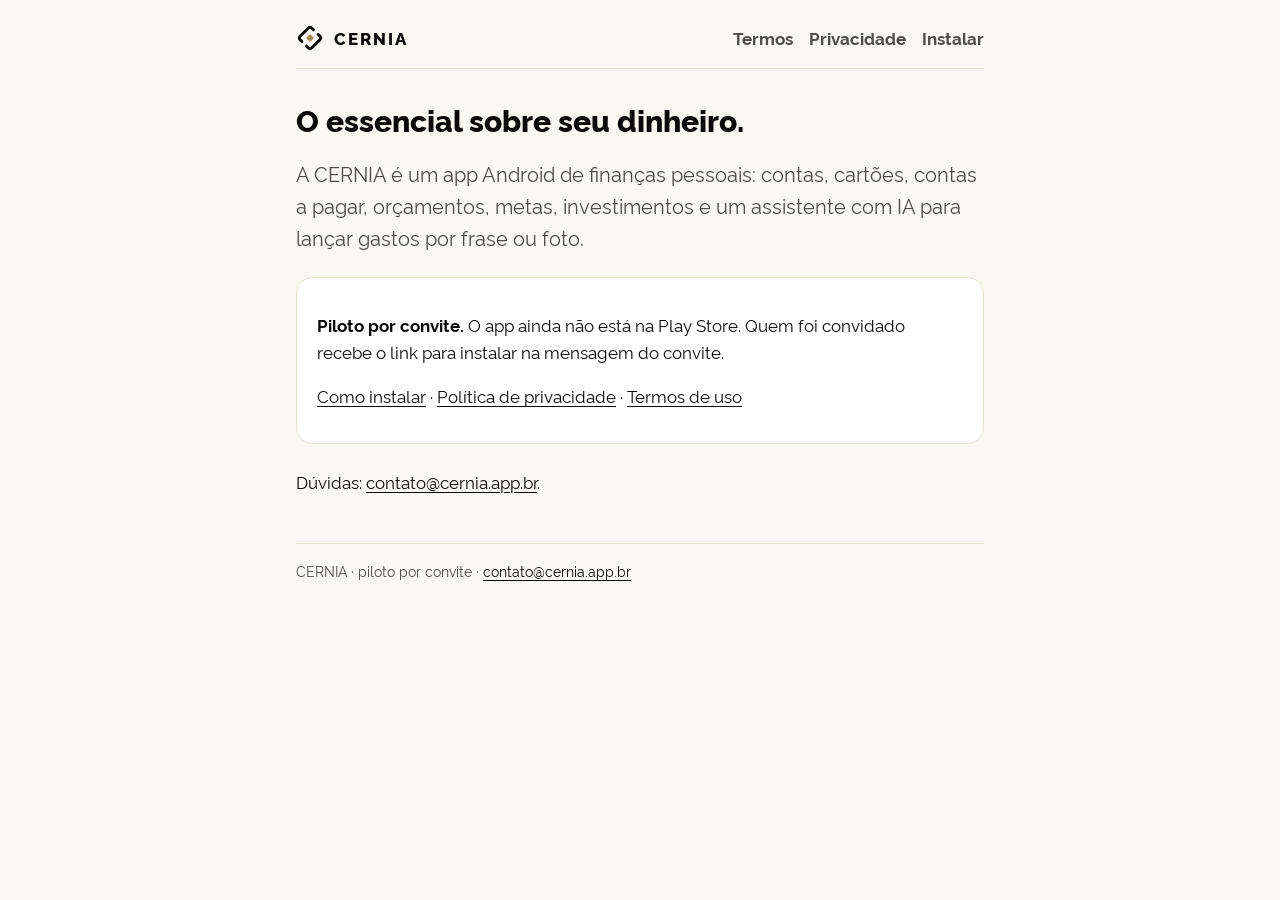
<file: index.html>
<!doctype html>
<html lang="pt-BR">
<head>
<meta charset="utf-8">
<meta name="viewport" content="width=device-width, initial-scale=1">
<title>CERNIA · O essencial sobre seu dinheiro</title>
<meta name="description" content="CERNIA: o essencial sobre seu dinheiro. App Android de finanças pessoais em piloto por convite.">
<link rel="icon" href="/favicon.svg" type="image/svg+xml">
<link rel="stylesheet" href="/site.css">
</head>
<body>
<div class="wrap">
<header><a class="brand" href="/" aria-label="CERNIA, início"><svg class="symbol" viewBox="0 0 24 24" aria-hidden="true"><path d="M5 15 L3.6 13.6 Q2 12 3.6 10.4 L10.4 3.6 Q12 2 13.6 3.6 L15 5" fill="none" stroke="currentColor" stroke-width="2.5" stroke-linecap="round" stroke-linejoin="round"/><path d="M19 9 L20.4 10.4 Q22 12 20.4 13.6 L13.6 20.4 Q12 22 10.4 20.4 L9 19" fill="none" stroke="currentColor" stroke-width="2.5" stroke-linecap="round" stroke-linejoin="round"/><rect x="9.6" y="9.6" width="4.8" height="4.8" rx="1.2" transform="rotate(45 12 12)" fill="#A08850"/></svg><span>CERNIA</span></a><nav aria-label="Páginas"><a href="/termos">Termos</a><a href="/privacidade">Privacidade</a><a href="/instalar">Instalar</a></nav></header>
<main>
<h1>O essencial sobre seu dinheiro.</h1>
<p class="lead">A CERNIA é um app Android de finanças pessoais: contas, cartões, contas a pagar, orçamentos, metas, investimentos e um assistente com IA para lançar gastos por frase ou foto.</p>
<div class="card"><p><strong>Piloto por convite.</strong> O app ainda não está na Play Store. Quem foi convidado recebe o link para instalar na mensagem do convite.</p>
<p><a href="/instalar">Como instalar</a> · <a href="/privacidade">Política de privacidade</a> · <a href="/termos">Termos de uso</a></p></div>
<p>Dúvidas: <a href="mailto:contato@cernia.app.br">contato@cernia.app.br</a>.</p>
</main>
<footer>CERNIA · piloto por convite · <a href="mailto:contato@cernia.app.br">contato@cernia.app.br</a></footer>
</div>
</body>
</html>
</file>
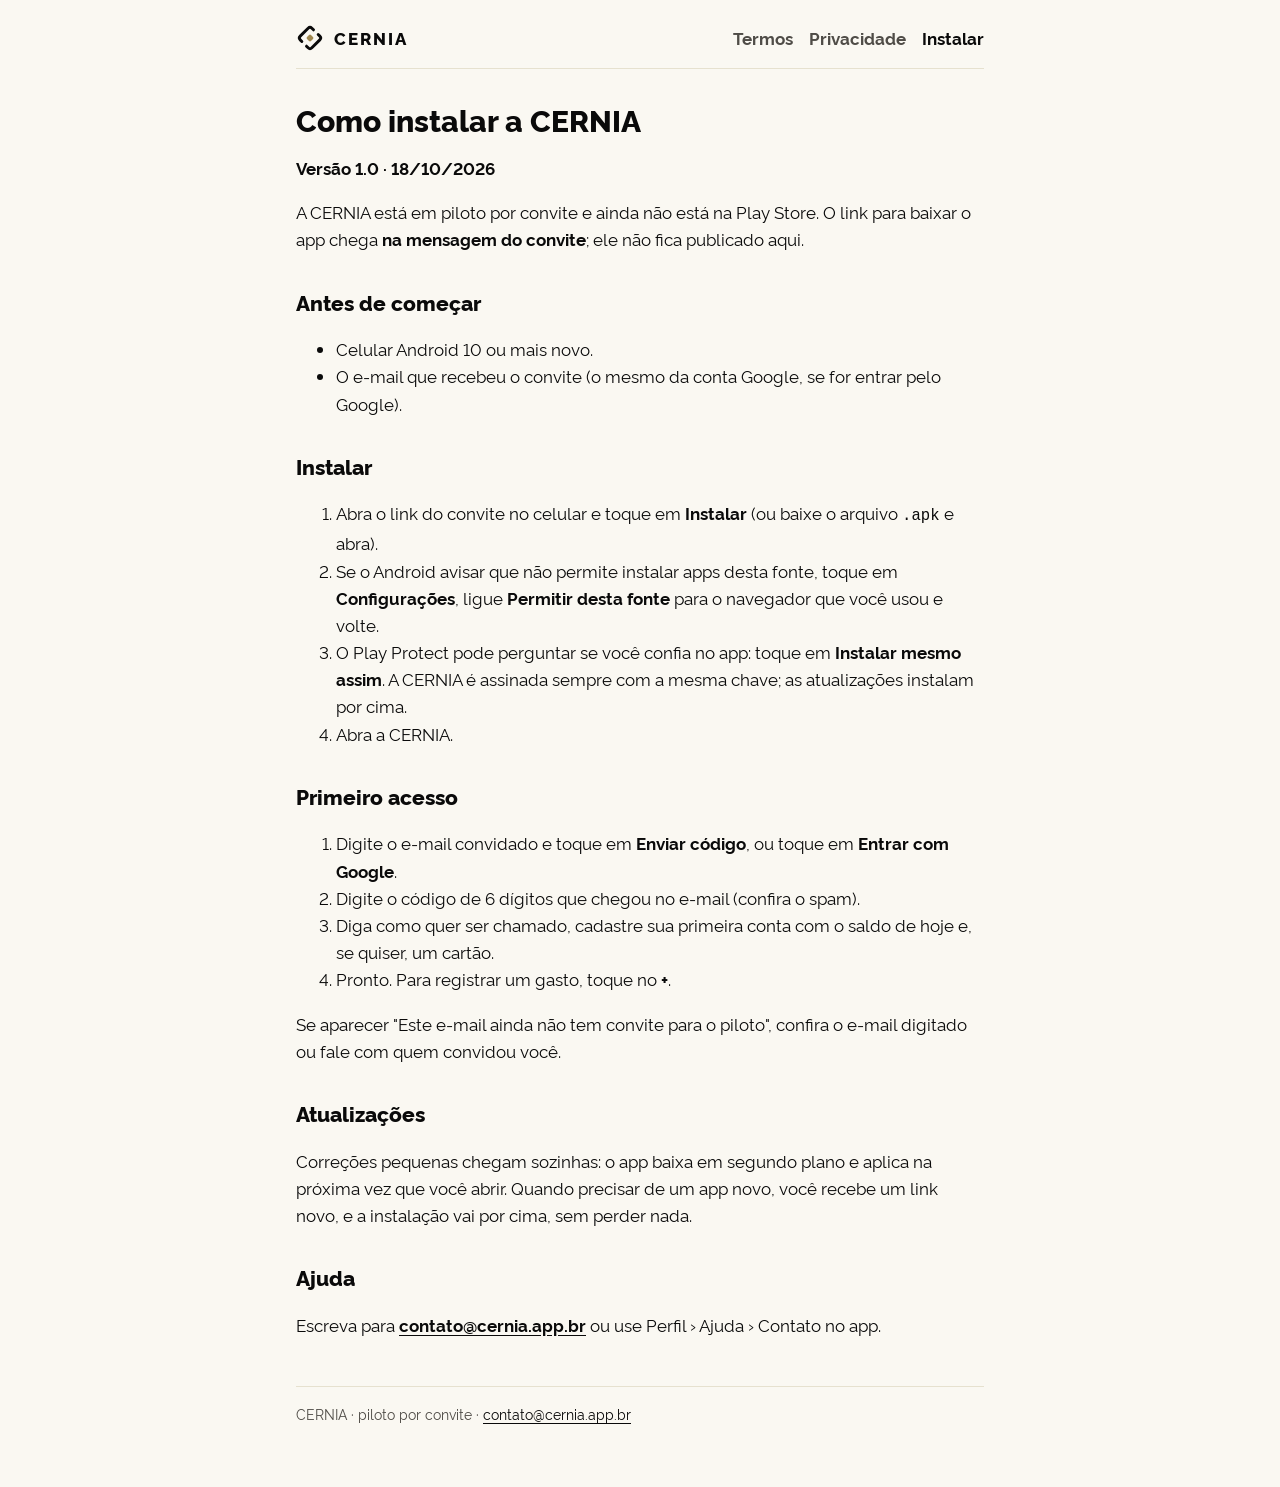
<file: instalar/index.html>
<!doctype html>
<html lang="pt-BR">
<head>
<meta charset="utf-8">
<meta name="viewport" content="width=device-width, initial-scale=1">
<title>Como instalar a CERNIA · CERNIA</title>
<meta name="description" content="CERNIA: o essencial sobre seu dinheiro. App Android de finanças pessoais em piloto por convite.">
<link rel="icon" href="/favicon.svg" type="image/svg+xml">
<link rel="stylesheet" href="/site.css">
</head>
<body>
<div class="wrap">
<header><a class="brand" href="/" aria-label="CERNIA, início"><svg class="symbol" viewBox="0 0 24 24" aria-hidden="true"><path d="M5 15 L3.6 13.6 Q2 12 3.6 10.4 L10.4 3.6 Q12 2 13.6 3.6 L15 5" fill="none" stroke="currentColor" stroke-width="2.5" stroke-linecap="round" stroke-linejoin="round"/><path d="M19 9 L20.4 10.4 Q22 12 20.4 13.6 L13.6 20.4 Q12 22 10.4 20.4 L9 19" fill="none" stroke="currentColor" stroke-width="2.5" stroke-linecap="round" stroke-linejoin="round"/><rect x="9.6" y="9.6" width="4.8" height="4.8" rx="1.2" transform="rotate(45 12 12)" fill="#A08850"/></svg><span>CERNIA</span></a><nav aria-label="Páginas"><a href="/termos">Termos</a><a href="/privacidade">Privacidade</a><a href="/instalar" aria-current="page">Instalar</a></nav></header>
<main>
<h1>Como instalar a CERNIA</h1>
<p><strong>Versão 1.0 · 18/10/2026</strong></p>
<p>A CERNIA está em piloto por convite e ainda não está na Play Store. O link para baixar o app chega <strong>na mensagem do convite</strong>; ele não fica publicado aqui.</p>
<h2 id="antes-de-comecar">Antes de começar</h2>
<ul><li>Celular Android 10 ou mais novo.</li><li>O e-mail que recebeu o convite (o mesmo da conta Google, se for entrar pelo Google).</li></ul>
<h2 id="instalar">Instalar</h2>
<ol><li>Abra o link do convite no celular e toque em <strong>Instalar</strong> (ou baixe o arquivo <code>.apk</code> e abra).</li><li>Se o Android avisar que não permite instalar apps desta fonte, toque em <strong>Configurações</strong>, ligue <strong>Permitir desta fonte</strong> para o navegador que você usou e volte.</li><li>O Play Protect pode perguntar se você confia no app: toque em <strong>Instalar mesmo assim</strong>. A CERNIA é assinada sempre com a mesma chave; as atualizações instalam por cima.</li><li>Abra a CERNIA.</li></ol>
<h2 id="primeiro-acesso">Primeiro acesso</h2>
<ol><li>Digite o e-mail convidado e toque em <strong>Enviar código</strong>, ou toque em <strong>Entrar com Google</strong>.</li><li>Digite o código de 6 dígitos que chegou no e-mail (confira o spam).</li><li>Diga como quer ser chamado, cadastre sua primeira conta com o saldo de hoje e, se quiser, um cartão.</li><li>Pronto. Para registrar um gasto, toque no <strong>+</strong>.</li></ol>
<p>Se aparecer &quot;Este e-mail ainda não tem convite para o piloto&quot;, confira o e-mail digitado ou fale com quem convidou você.</p>
<h2 id="atualizacoes">Atualizações</h2>
<p>Correções pequenas chegam sozinhas: o app baixa em segundo plano e aplica na próxima vez que você abrir. Quando precisar de um app novo, você recebe um link novo, e a instalação vai por cima, sem perder nada.</p>
<h2 id="ajuda">Ajuda</h2>
<p>Escreva para <strong><a href="mailto:contato@cernia.app.br">contato@cernia.app.br</a></strong> ou use Perfil › Ajuda › Contato no app.</p>
</main>
<footer>CERNIA · piloto por convite · <a href="mailto:contato@cernia.app.br">contato@cernia.app.br</a></footer>
</div>
</body>
</html>
</file>
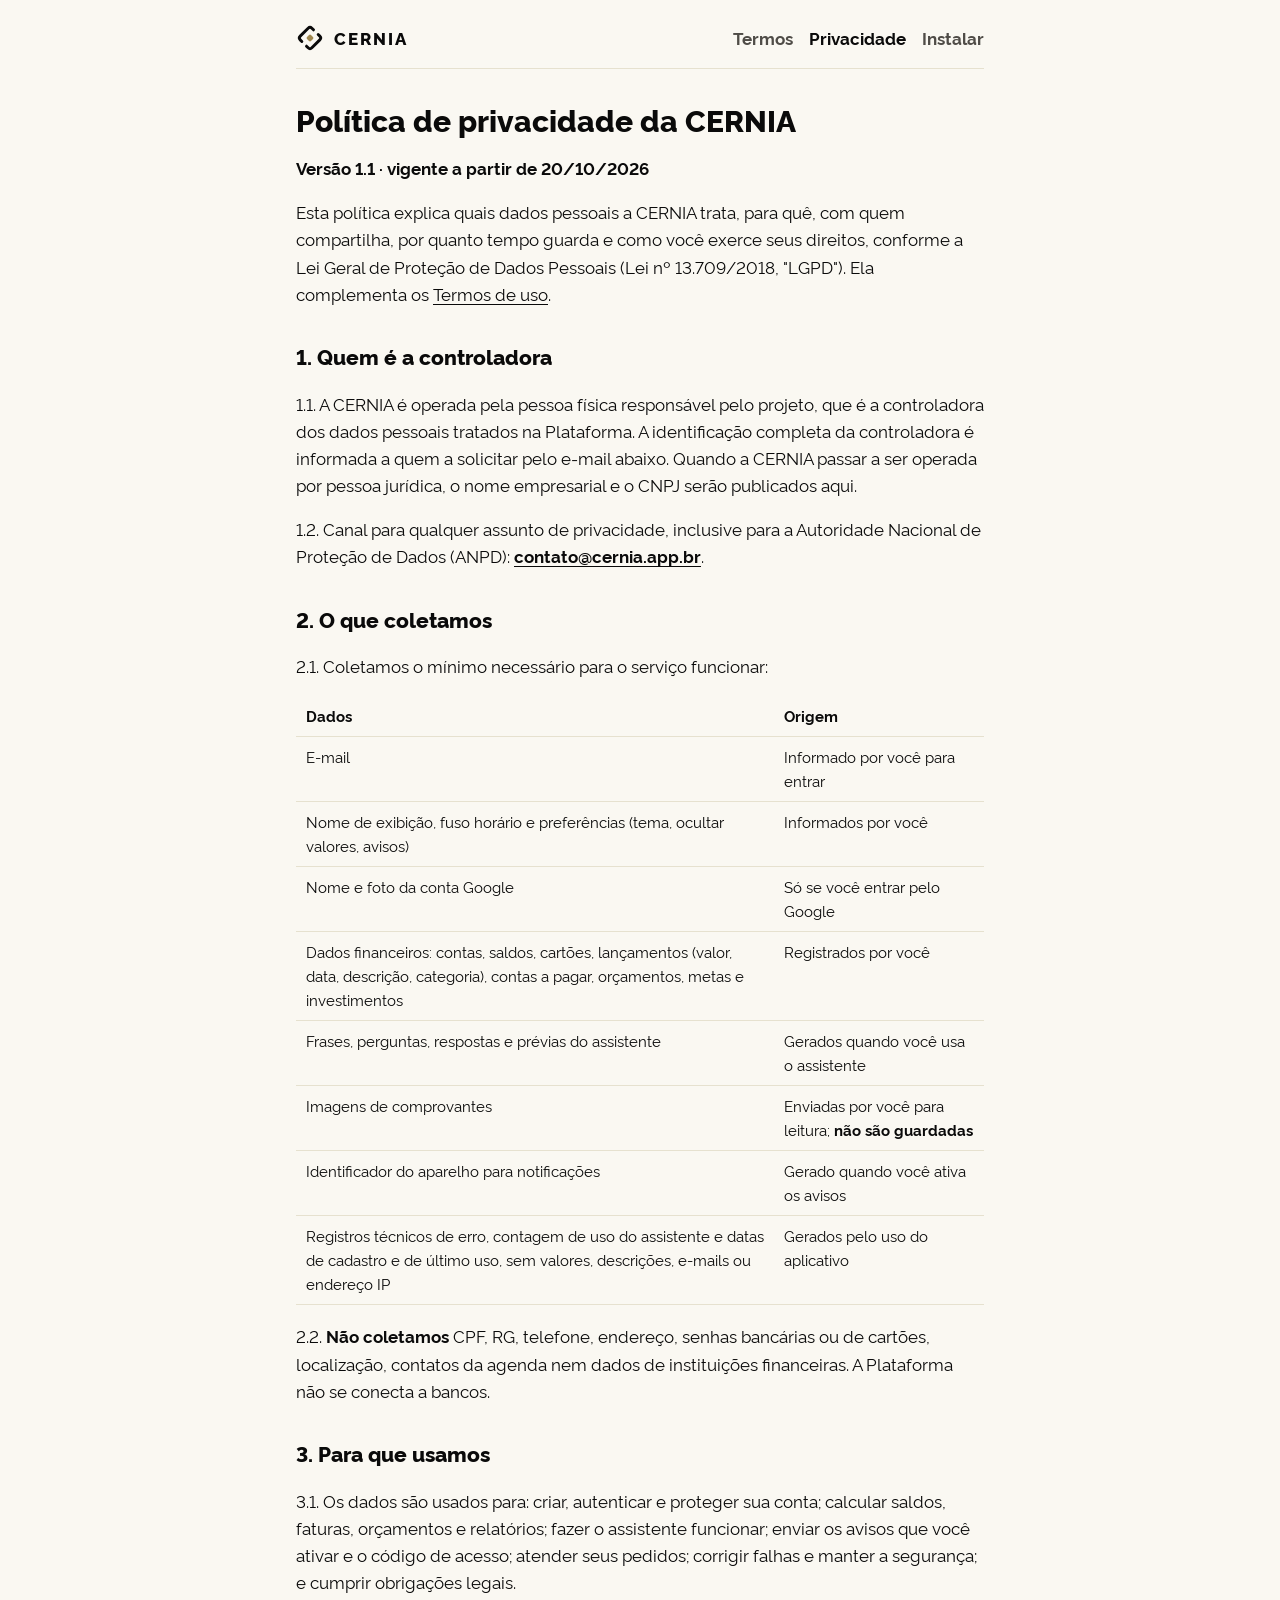
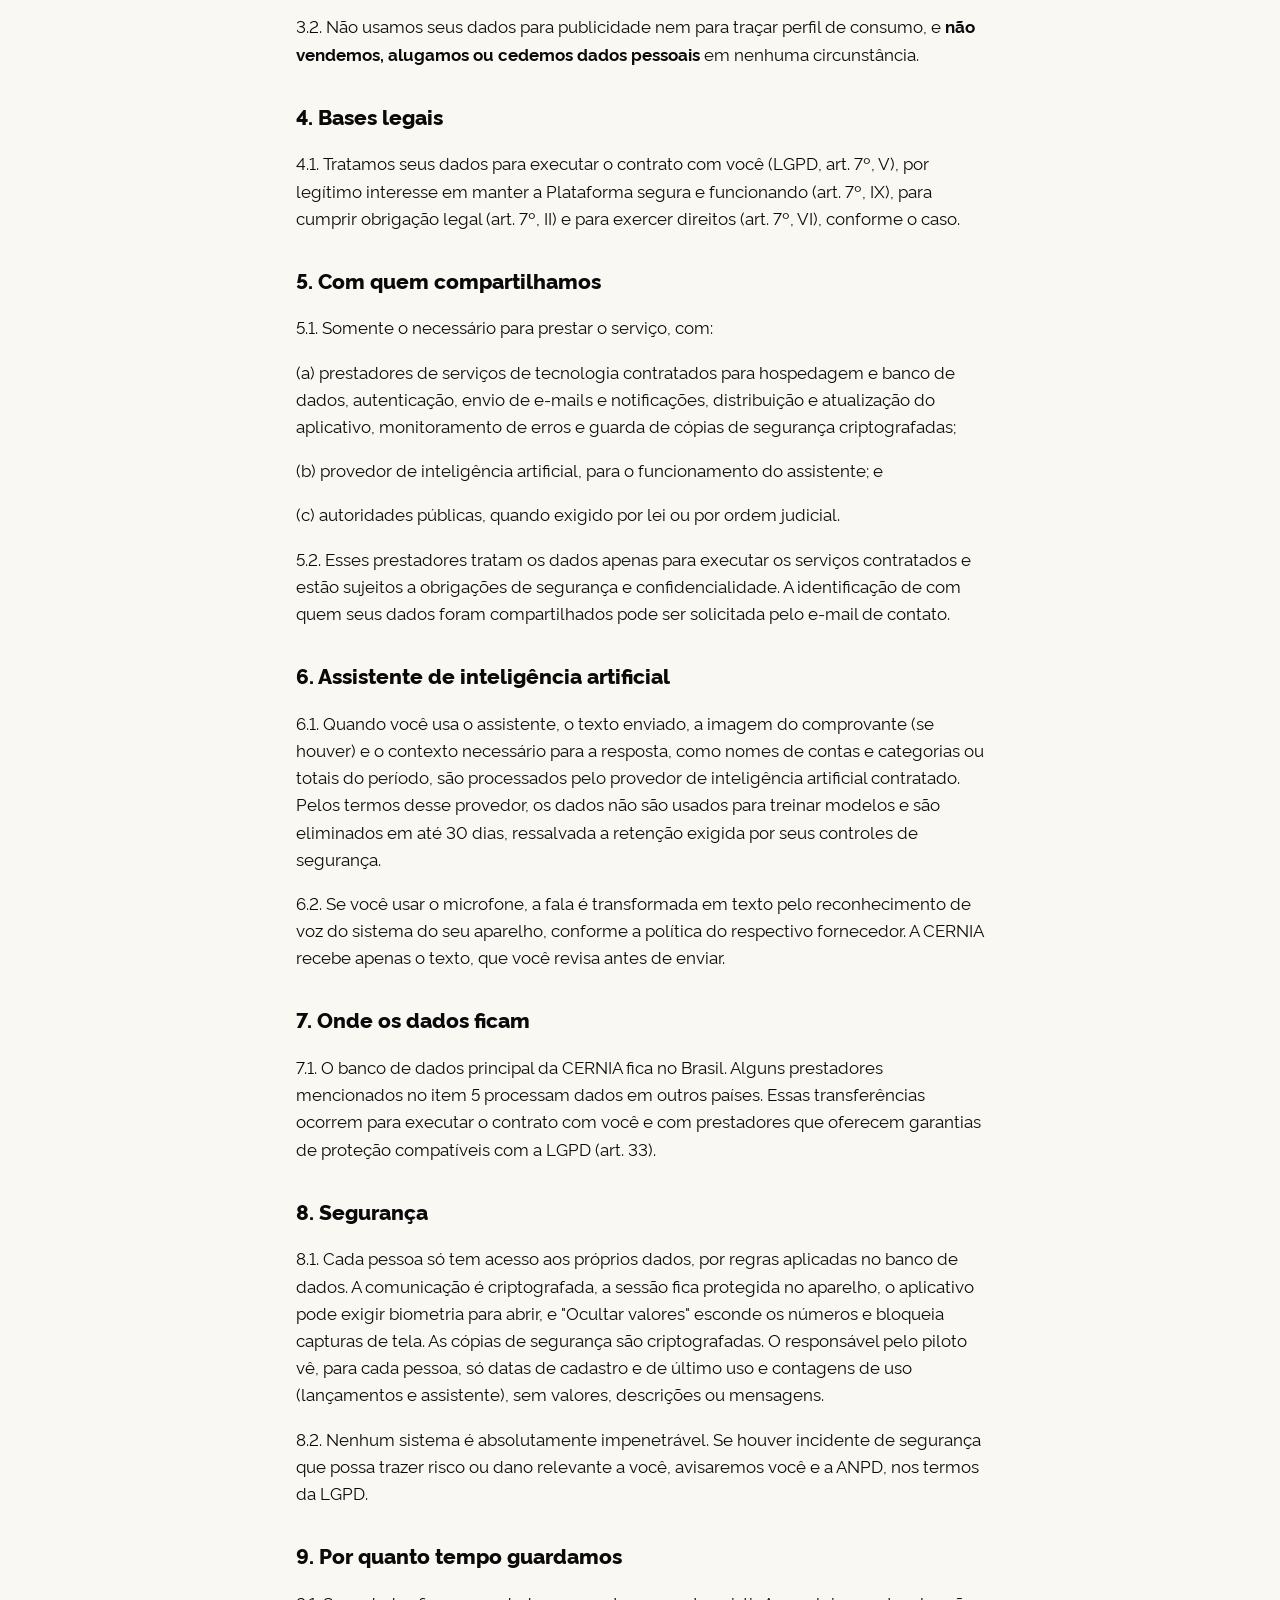
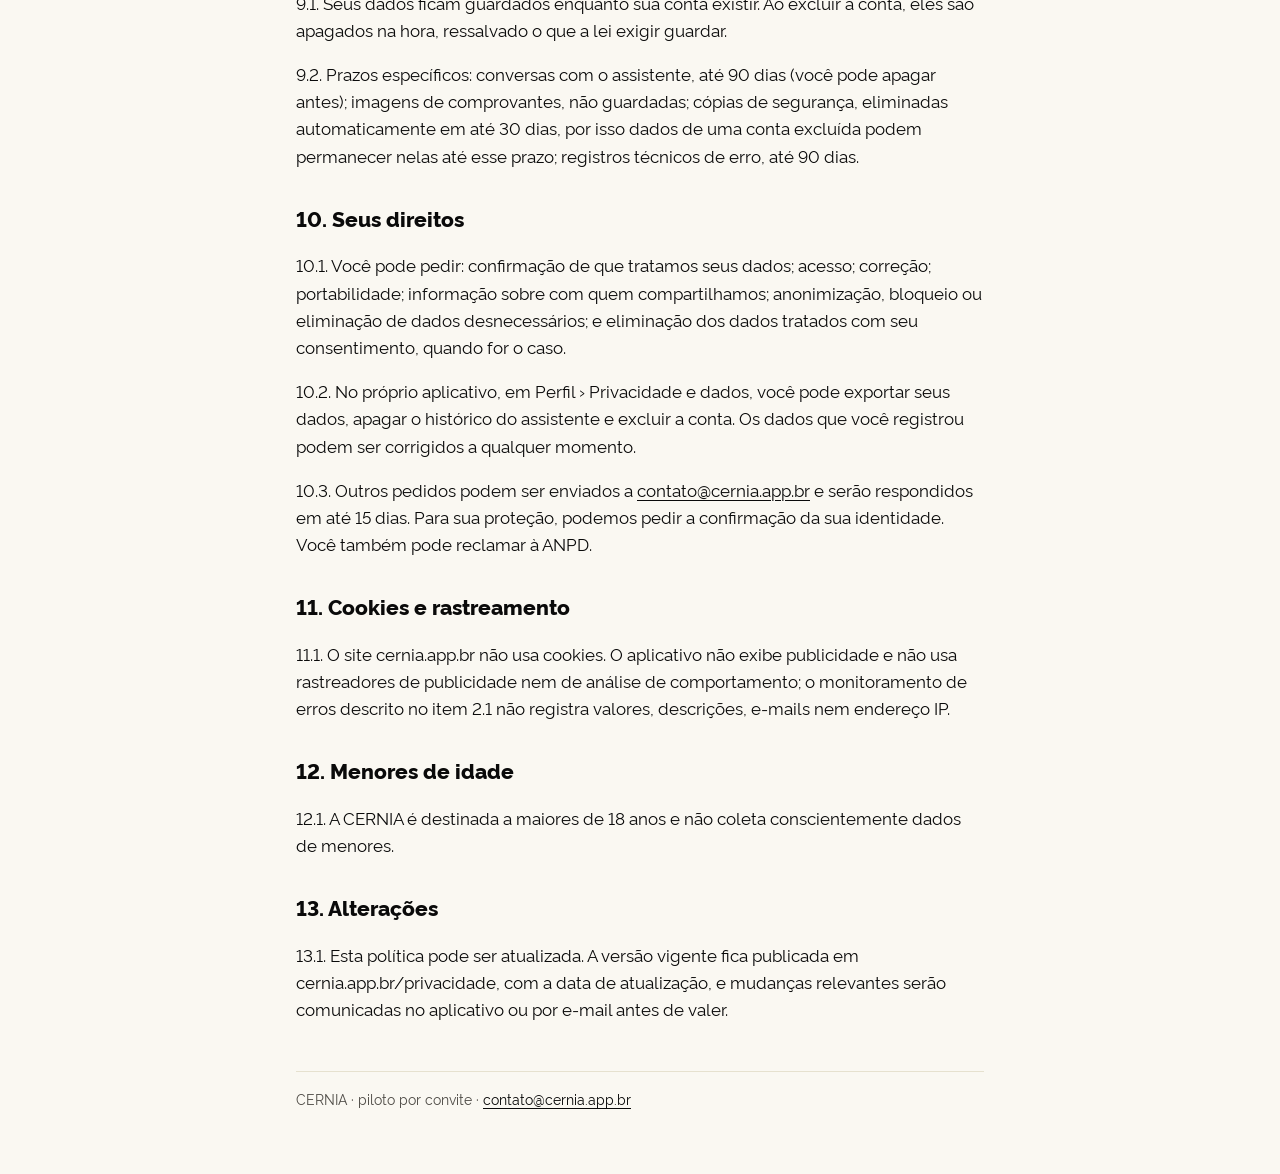
<file: privacidade/index.html>
<!doctype html>
<html lang="pt-BR">
<head>
<meta charset="utf-8">
<meta name="viewport" content="width=device-width, initial-scale=1">
<title>Política de privacidade da CERNIA · CERNIA</title>
<meta name="description" content="CERNIA: o essencial sobre seu dinheiro. App Android de finanças pessoais em piloto por convite.">
<link rel="icon" href="/favicon.svg" type="image/svg+xml">
<link rel="stylesheet" href="/site.css">
</head>
<body>
<div class="wrap">
<header><a class="brand" href="/" aria-label="CERNIA, início"><svg class="symbol" viewBox="0 0 24 24" aria-hidden="true"><path d="M5 15 L3.6 13.6 Q2 12 3.6 10.4 L10.4 3.6 Q12 2 13.6 3.6 L15 5" fill="none" stroke="currentColor" stroke-width="2.5" stroke-linecap="round" stroke-linejoin="round"/><path d="M19 9 L20.4 10.4 Q22 12 20.4 13.6 L13.6 20.4 Q12 22 10.4 20.4 L9 19" fill="none" stroke="currentColor" stroke-width="2.5" stroke-linecap="round" stroke-linejoin="round"/><rect x="9.6" y="9.6" width="4.8" height="4.8" rx="1.2" transform="rotate(45 12 12)" fill="#A08850"/></svg><span>CERNIA</span></a><nav aria-label="Páginas"><a href="/termos">Termos</a><a href="/privacidade" aria-current="page">Privacidade</a><a href="/instalar">Instalar</a></nav></header>
<main>
<h1>Política de privacidade da CERNIA</h1>
<p><strong>Versão 1.1 · vigente a partir de 20/10/2026</strong></p>
<p>Esta política explica quais dados pessoais a CERNIA trata, para quê, com quem compartilha, por quanto tempo guarda e como você exerce seus direitos, conforme a Lei Geral de Proteção de Dados Pessoais (Lei nº 13.709/2018, &quot;LGPD&quot;). Ela complementa os <a href="https://cernia.app.br/termos">Termos de uso</a>.</p>
<h2 id="quem-e-a-controladora">1. Quem é a controladora</h2>
<p>1.1. A CERNIA é operada pela pessoa física responsável pelo projeto, que é a controladora dos dados pessoais tratados na Plataforma. A identificação completa da controladora é informada a quem a solicitar pelo e-mail abaixo. Quando a CERNIA passar a ser operada por pessoa jurídica, o nome empresarial e o CNPJ serão publicados aqui.</p>
<p>1.2. Canal para qualquer assunto de privacidade, inclusive para a Autoridade Nacional de Proteção de Dados (ANPD): <strong><a href="mailto:contato@cernia.app.br">contato@cernia.app.br</a></strong>.</p>
<h2 id="o-que-coletamos">2. O que coletamos</h2>
<p>2.1. Coletamos o mínimo necessário para o serviço funcionar:</p>
<div class="table"><table><thead><tr><th>Dados</th><th>Origem</th></tr></thead><tbody><tr><td>E-mail</td><td>Informado por você para entrar</td></tr><tr><td>Nome de exibição, fuso horário e preferências (tema, ocultar valores, avisos)</td><td>Informados por você</td></tr><tr><td>Nome e foto da conta Google</td><td>Só se você entrar pelo Google</td></tr><tr><td>Dados financeiros: contas, saldos, cartões, lançamentos (valor, data, descrição, categoria), contas a pagar, orçamentos, metas e investimentos</td><td>Registrados por você</td></tr><tr><td>Frases, perguntas, respostas e prévias do assistente</td><td>Gerados quando você usa o assistente</td></tr><tr><td>Imagens de comprovantes</td><td>Enviadas por você para leitura; <strong>não são guardadas</strong></td></tr><tr><td>Identificador do aparelho para notificações</td><td>Gerado quando você ativa os avisos</td></tr><tr><td>Registros técnicos de erro, contagem de uso do assistente e datas de cadastro e de último uso, sem valores, descrições, e-mails ou endereço IP</td><td>Gerados pelo uso do aplicativo</td></tr></tbody></table></div>
<p>2.2. <strong>Não coletamos</strong> CPF, RG, telefone, endereço, senhas bancárias ou de cartões, localização, contatos da agenda nem dados de instituições financeiras. A Plataforma não se conecta a bancos.</p>
<h2 id="para-que-usamos">3. Para que usamos</h2>
<p>3.1. Os dados são usados para: criar, autenticar e proteger sua conta; calcular saldos, faturas, orçamentos e relatórios; fazer o assistente funcionar; enviar os avisos que você ativar e o código de acesso; atender seus pedidos; corrigir falhas e manter a segurança; e cumprir obrigações legais.</p>
<p>3.2. Não usamos seus dados para publicidade nem para traçar perfil de consumo, e <strong>não vendemos, alugamos ou cedemos dados pessoais</strong> em nenhuma circunstância.</p>
<h2 id="bases-legais">4. Bases legais</h2>
<p>4.1. Tratamos seus dados para executar o contrato com você (LGPD, art. 7º, V), por legítimo interesse em manter a Plataforma segura e funcionando (art. 7º, IX), para cumprir obrigação legal (art. 7º, II) e para exercer direitos (art. 7º, VI), conforme o caso.</p>
<h2 id="com-quem-compartilhamos">5. Com quem compartilhamos</h2>
<p>5.1. Somente o necessário para prestar o serviço, com:</p>
<p>(a) prestadores de serviços de tecnologia contratados para hospedagem e banco de dados, autenticação, envio de e-mails e notificações, distribuição e atualização do aplicativo, monitoramento de erros e guarda de cópias de segurança criptografadas;</p>
<p>(b) provedor de inteligência artificial, para o funcionamento do assistente; e</p>
<p>(c) autoridades públicas, quando exigido por lei ou por ordem judicial.</p>
<p>5.2. Esses prestadores tratam os dados apenas para executar os serviços contratados e estão sujeitos a obrigações de segurança e confidencialidade. A identificação de com quem seus dados foram compartilhados pode ser solicitada pelo e-mail de contato.</p>
<h2 id="assistente-de-inteligencia-artificial">6. Assistente de inteligência artificial</h2>
<p>6.1. Quando você usa o assistente, o texto enviado, a imagem do comprovante (se houver) e o contexto necessário para a resposta, como nomes de contas e categorias ou totais do período, são processados pelo provedor de inteligência artificial contratado. Pelos termos desse provedor, os dados não são usados para treinar modelos e são eliminados em até 30 dias, ressalvada a retenção exigida por seus controles de segurança.</p>
<p>6.2. Se você usar o microfone, a fala é transformada em texto pelo reconhecimento de voz do sistema do seu aparelho, conforme a política do respectivo fornecedor. A CERNIA recebe apenas o texto, que você revisa antes de enviar.</p>
<h2 id="onde-os-dados-ficam">7. Onde os dados ficam</h2>
<p>7.1. O banco de dados principal da CERNIA fica no Brasil. Alguns prestadores mencionados no item 5 processam dados em outros países. Essas transferências ocorrem para executar o contrato com você e com prestadores que oferecem garantias de proteção compatíveis com a LGPD (art. 33).</p>
<h2 id="seguranca">8. Segurança</h2>
<p>8.1. Cada pessoa só tem acesso aos próprios dados, por regras aplicadas no banco de dados. A comunicação é criptografada, a sessão fica protegida no aparelho, o aplicativo pode exigir biometria para abrir, e &quot;Ocultar valores&quot; esconde os números e bloqueia capturas de tela. As cópias de segurança são criptografadas. O responsável pelo piloto vê, para cada pessoa, só datas de cadastro e de último uso e contagens de uso (lançamentos e assistente), sem valores, descrições ou mensagens.</p>
<p>8.2. Nenhum sistema é absolutamente impenetrável. Se houver incidente de segurança que possa trazer risco ou dano relevante a você, avisaremos você e a ANPD, nos termos da LGPD.</p>
<h2 id="por-quanto-tempo-guardamos">9. Por quanto tempo guardamos</h2>
<p>9.1. Seus dados ficam guardados enquanto sua conta existir. Ao excluir a conta, eles são apagados na hora, ressalvado o que a lei exigir guardar.</p>
<p>9.2. Prazos específicos: conversas com o assistente, até 90 dias (você pode apagar antes); imagens de comprovantes, não guardadas; cópias de segurança, eliminadas automaticamente em até 30 dias, por isso dados de uma conta excluída podem permanecer nelas até esse prazo; registros técnicos de erro, até 90 dias.</p>
<h2 id="seus-direitos">10. Seus direitos</h2>
<p>10.1. Você pode pedir: confirmação de que tratamos seus dados; acesso; correção; portabilidade; informação sobre com quem compartilhamos; anonimização, bloqueio ou eliminação de dados desnecessários; e eliminação dos dados tratados com seu consentimento, quando for o caso.</p>
<p>10.2. No próprio aplicativo, em Perfil › Privacidade e dados, você pode exportar seus dados, apagar o histórico do assistente e excluir a conta. Os dados que você registrou podem ser corrigidos a qualquer momento.</p>
<p>10.3. Outros pedidos podem ser enviados a <a href="mailto:contato@cernia.app.br">contato@cernia.app.br</a> e serão respondidos em até 15 dias. Para sua proteção, podemos pedir a confirmação da sua identidade. Você também pode reclamar à ANPD.</p>
<h2 id="cookies-e-rastreamento">11. Cookies e rastreamento</h2>
<p>11.1. O site cernia.app.br não usa cookies. O aplicativo não exibe publicidade e não usa rastreadores de publicidade nem de análise de comportamento; o monitoramento de erros descrito no item 2.1 não registra valores, descrições, e-mails nem endereço IP.</p>
<h2 id="menores-de-idade">12. Menores de idade</h2>
<p>12.1. A CERNIA é destinada a maiores de 18 anos e não coleta conscientemente dados de menores.</p>
<h2 id="alteracoes">13. Alterações</h2>
<p>13.1. Esta política pode ser atualizada. A versão vigente fica publicada em cernia.app.br/privacidade, com a data de atualização, e mudanças relevantes serão comunicadas no aplicativo ou por e-mail antes de valer.</p>
</main>
<footer>CERNIA · piloto por convite · <a href="mailto:contato@cernia.app.br">contato@cernia.app.br</a></footer>
</div>
</body>
</html>
</file>
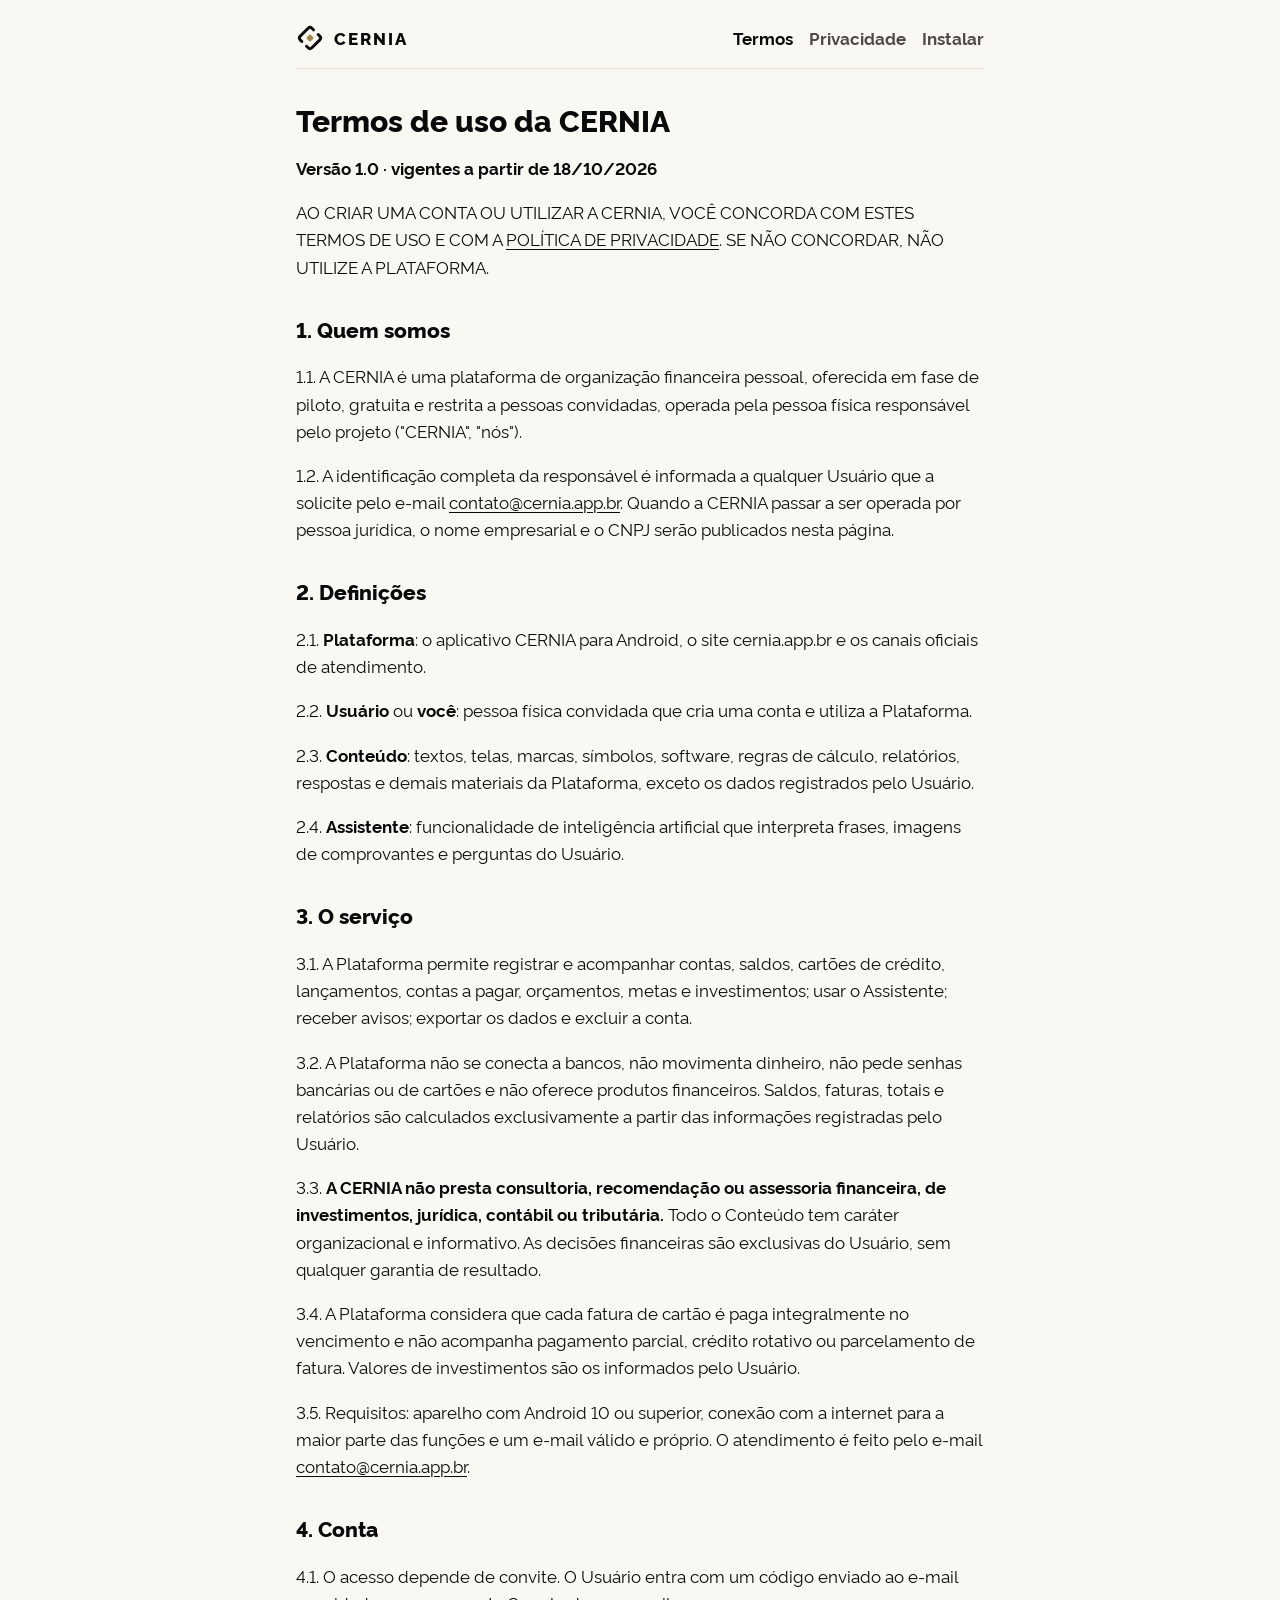
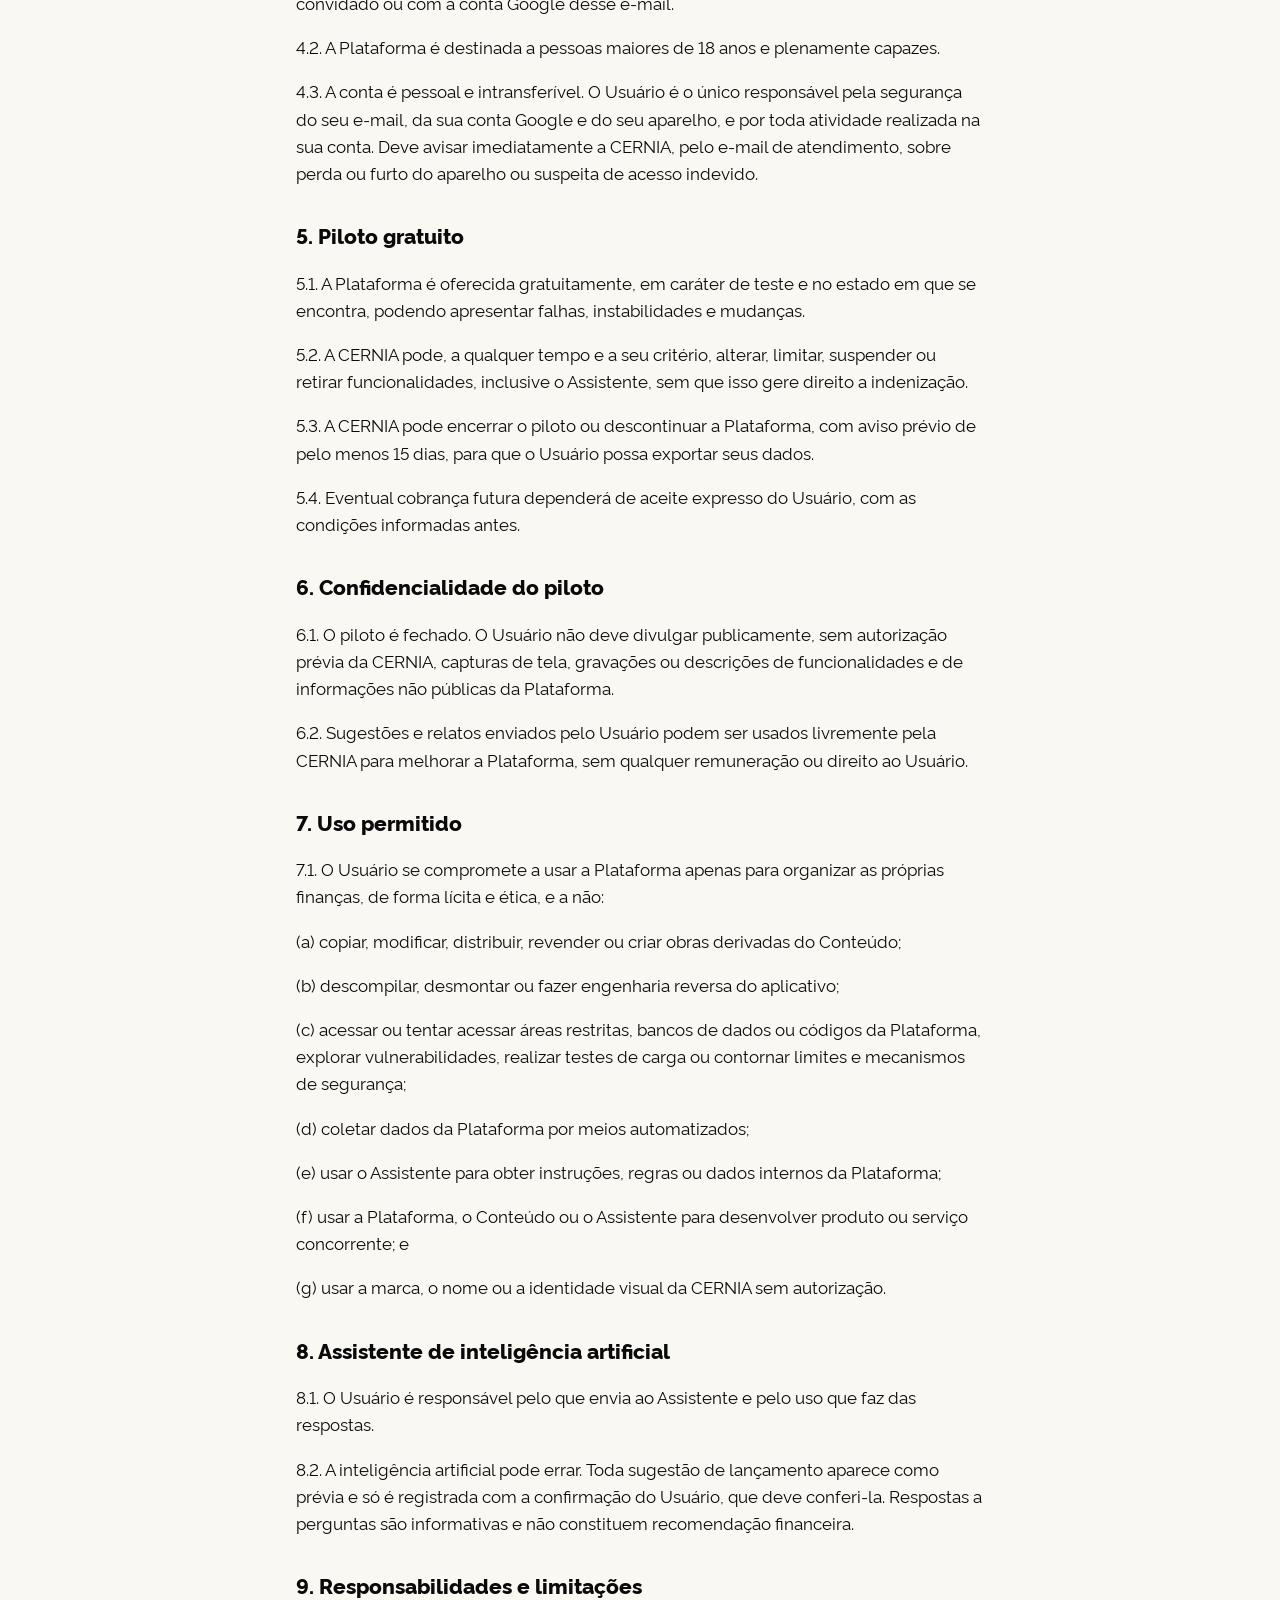
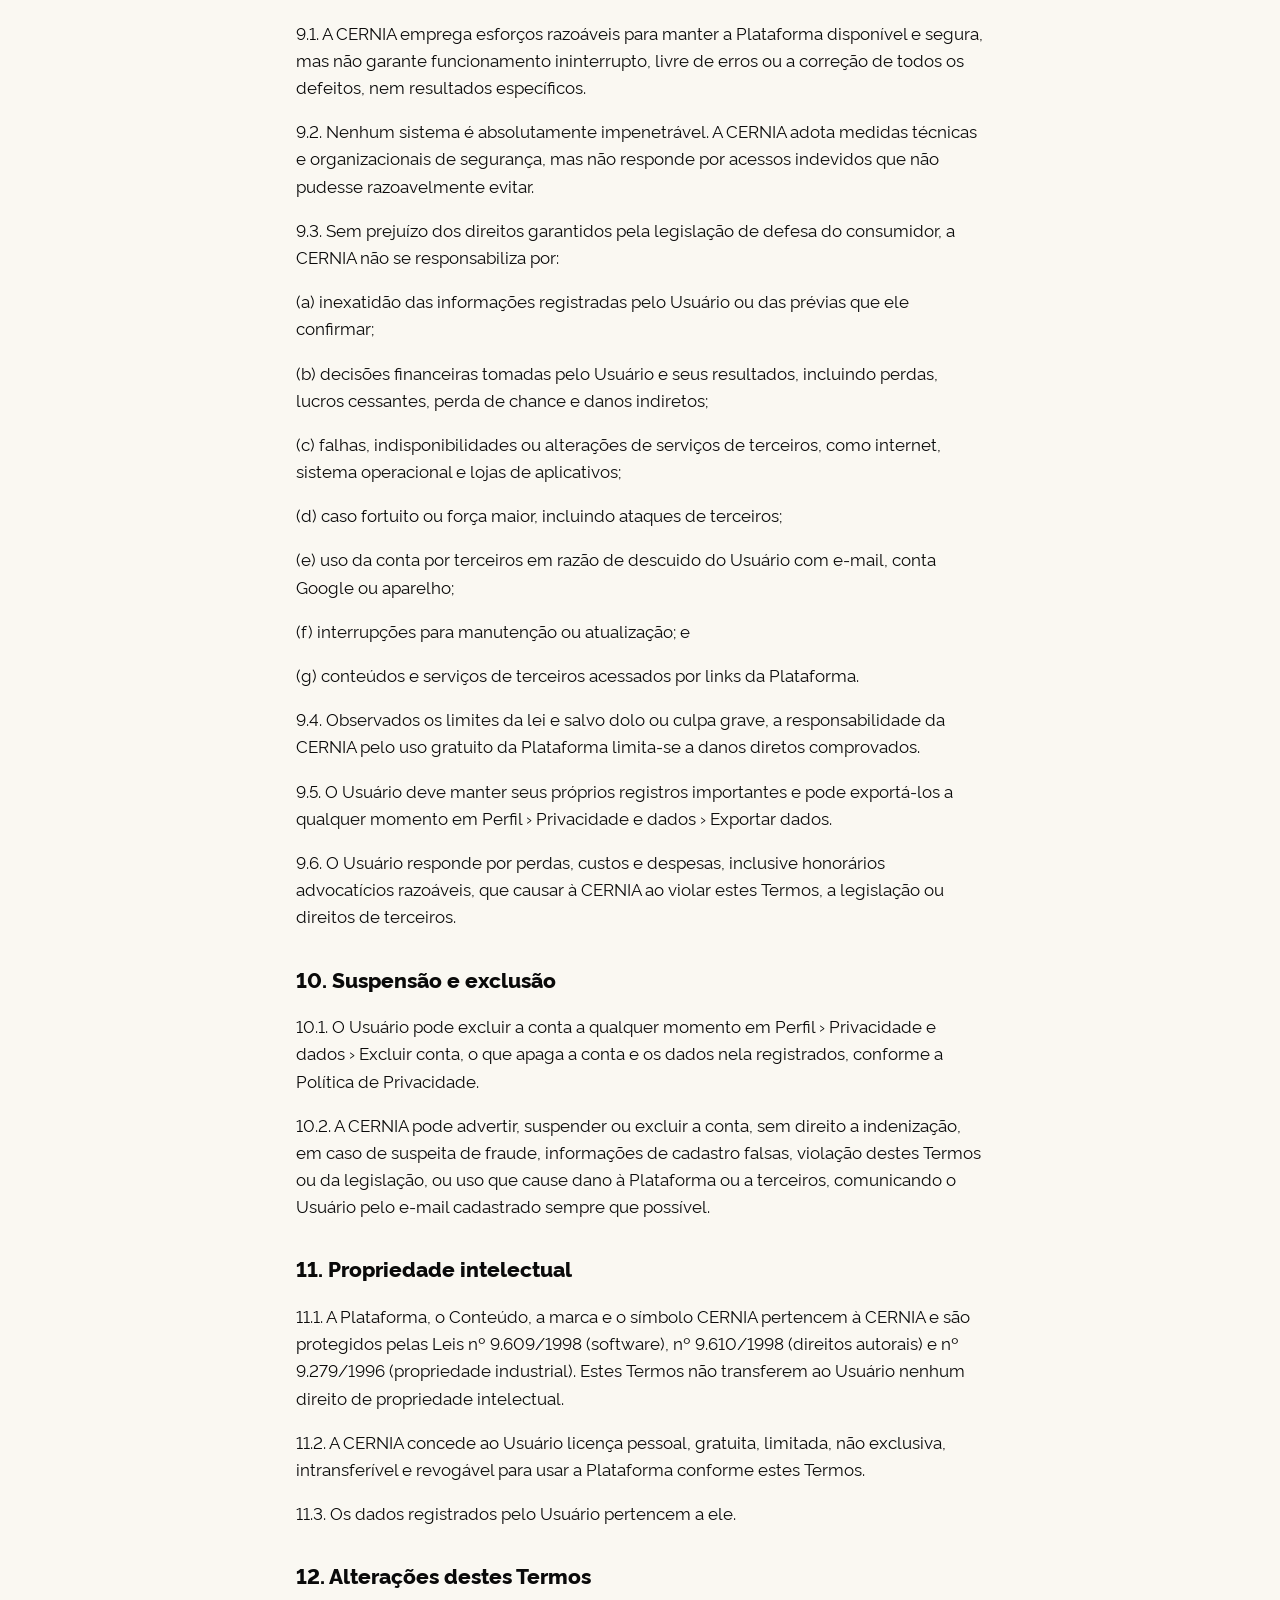
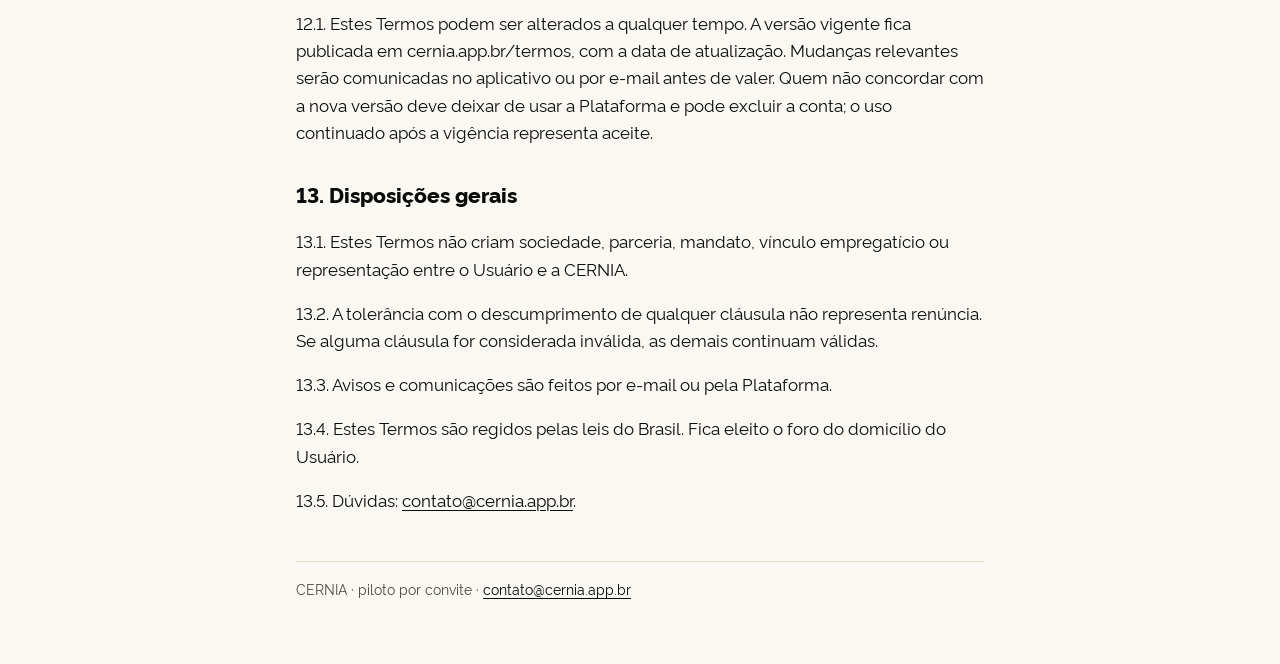
<file: termos/index.html>
<!doctype html>
<html lang="pt-BR">
<head>
<meta charset="utf-8">
<meta name="viewport" content="width=device-width, initial-scale=1">
<title>Termos de uso da CERNIA · CERNIA</title>
<meta name="description" content="CERNIA: o essencial sobre seu dinheiro. App Android de finanças pessoais em piloto por convite.">
<link rel="icon" href="/favicon.svg" type="image/svg+xml">
<link rel="stylesheet" href="/site.css">
</head>
<body>
<div class="wrap">
<header><a class="brand" href="/" aria-label="CERNIA, início"><svg class="symbol" viewBox="0 0 24 24" aria-hidden="true"><path d="M5 15 L3.6 13.6 Q2 12 3.6 10.4 L10.4 3.6 Q12 2 13.6 3.6 L15 5" fill="none" stroke="currentColor" stroke-width="2.5" stroke-linecap="round" stroke-linejoin="round"/><path d="M19 9 L20.4 10.4 Q22 12 20.4 13.6 L13.6 20.4 Q12 22 10.4 20.4 L9 19" fill="none" stroke="currentColor" stroke-width="2.5" stroke-linecap="round" stroke-linejoin="round"/><rect x="9.6" y="9.6" width="4.8" height="4.8" rx="1.2" transform="rotate(45 12 12)" fill="#A08850"/></svg><span>CERNIA</span></a><nav aria-label="Páginas"><a href="/termos" aria-current="page">Termos</a><a href="/privacidade">Privacidade</a><a href="/instalar">Instalar</a></nav></header>
<main>
<h1>Termos de uso da CERNIA</h1>
<p><strong>Versão 1.0 · vigentes a partir de 18/10/2026</strong></p>
<p>AO CRIAR UMA CONTA OU UTILIZAR A CERNIA, VOCÊ CONCORDA COM ESTES TERMOS DE USO E COM A <a href="https://cernia.app.br/privacidade">POLÍTICA DE PRIVACIDADE</a>. SE NÃO CONCORDAR, NÃO UTILIZE A PLATAFORMA.</p>
<h2 id="quem-somos">1. Quem somos</h2>
<p>1.1. A CERNIA é uma plataforma de organização financeira pessoal, oferecida em fase de piloto, gratuita e restrita a pessoas convidadas, operada pela pessoa física responsável pelo projeto (&quot;CERNIA&quot;, &quot;nós&quot;).</p>
<p>1.2. A identificação completa da responsável é informada a qualquer Usuário que a solicite pelo e-mail <a href="mailto:contato@cernia.app.br">contato@cernia.app.br</a>. Quando a CERNIA passar a ser operada por pessoa jurídica, o nome empresarial e o CNPJ serão publicados nesta página.</p>
<h2 id="definicoes">2. Definições</h2>
<p>2.1. <strong>Plataforma</strong>: o aplicativo CERNIA para Android, o site cernia.app.br e os canais oficiais de atendimento.</p>
<p>2.2. <strong>Usuário</strong> ou <strong>você</strong>: pessoa física convidada que cria uma conta e utiliza a Plataforma.</p>
<p>2.3. <strong>Conteúdo</strong>: textos, telas, marcas, símbolos, software, regras de cálculo, relatórios, respostas e demais materiais da Plataforma, exceto os dados registrados pelo Usuário.</p>
<p>2.4. <strong>Assistente</strong>: funcionalidade de inteligência artificial que interpreta frases, imagens de comprovantes e perguntas do Usuário.</p>
<h2 id="o-servico">3. O serviço</h2>
<p>3.1. A Plataforma permite registrar e acompanhar contas, saldos, cartões de crédito, lançamentos, contas a pagar, orçamentos, metas e investimentos; usar o Assistente; receber avisos; exportar os dados e excluir a conta.</p>
<p>3.2. A Plataforma não se conecta a bancos, não movimenta dinheiro, não pede senhas bancárias ou de cartões e não oferece produtos financeiros. Saldos, faturas, totais e relatórios são calculados exclusivamente a partir das informações registradas pelo Usuário.</p>
<p>3.3. <strong>A CERNIA não presta consultoria, recomendação ou assessoria financeira, de investimentos, jurídica, contábil ou tributária.</strong> Todo o Conteúdo tem caráter organizacional e informativo. As decisões financeiras são exclusivas do Usuário, sem qualquer garantia de resultado.</p>
<p>3.4. A Plataforma considera que cada fatura de cartão é paga integralmente no vencimento e não acompanha pagamento parcial, crédito rotativo ou parcelamento de fatura. Valores de investimentos são os informados pelo Usuário.</p>
<p>3.5. Requisitos: aparelho com Android 10 ou superior, conexão com a internet para a maior parte das funções e um e-mail válido e próprio. O atendimento é feito pelo e-mail <a href="mailto:contato@cernia.app.br">contato@cernia.app.br</a>.</p>
<h2 id="conta">4. Conta</h2>
<p>4.1. O acesso depende de convite. O Usuário entra com um código enviado ao e-mail convidado ou com a conta Google desse e-mail.</p>
<p>4.2. A Plataforma é destinada a pessoas maiores de 18 anos e plenamente capazes.</p>
<p>4.3. A conta é pessoal e intransferível. O Usuário é o único responsável pela segurança do seu e-mail, da sua conta Google e do seu aparelho, e por toda atividade realizada na sua conta. Deve avisar imediatamente a CERNIA, pelo e-mail de atendimento, sobre perda ou furto do aparelho ou suspeita de acesso indevido.</p>
<h2 id="piloto-gratuito">5. Piloto gratuito</h2>
<p>5.1. A Plataforma é oferecida gratuitamente, em caráter de teste e no estado em que se encontra, podendo apresentar falhas, instabilidades e mudanças.</p>
<p>5.2. A CERNIA pode, a qualquer tempo e a seu critério, alterar, limitar, suspender ou retirar funcionalidades, inclusive o Assistente, sem que isso gere direito a indenização.</p>
<p>5.3. A CERNIA pode encerrar o piloto ou descontinuar a Plataforma, com aviso prévio de pelo menos 15 dias, para que o Usuário possa exportar seus dados.</p>
<p>5.4. Eventual cobrança futura dependerá de aceite expresso do Usuário, com as condições informadas antes.</p>
<h2 id="confidencialidade-do-piloto">6. Confidencialidade do piloto</h2>
<p>6.1. O piloto é fechado. O Usuário não deve divulgar publicamente, sem autorização prévia da CERNIA, capturas de tela, gravações ou descrições de funcionalidades e de informações não públicas da Plataforma.</p>
<p>6.2. Sugestões e relatos enviados pelo Usuário podem ser usados livremente pela CERNIA para melhorar a Plataforma, sem qualquer remuneração ou direito ao Usuário.</p>
<h2 id="uso-permitido">7. Uso permitido</h2>
<p>7.1. O Usuário se compromete a usar a Plataforma apenas para organizar as próprias finanças, de forma lícita e ética, e a não:</p>
<p>(a) copiar, modificar, distribuir, revender ou criar obras derivadas do Conteúdo;</p>
<p>(b) descompilar, desmontar ou fazer engenharia reversa do aplicativo;</p>
<p>(c) acessar ou tentar acessar áreas restritas, bancos de dados ou códigos da Plataforma, explorar vulnerabilidades, realizar testes de carga ou contornar limites e mecanismos de segurança;</p>
<p>(d) coletar dados da Plataforma por meios automatizados;</p>
<p>(e) usar o Assistente para obter instruções, regras ou dados internos da Plataforma;</p>
<p>(f) usar a Plataforma, o Conteúdo ou o Assistente para desenvolver produto ou serviço concorrente; e</p>
<p>(g) usar a marca, o nome ou a identidade visual da CERNIA sem autorização.</p>
<h2 id="assistente-de-inteligencia-artificial">8. Assistente de inteligência artificial</h2>
<p>8.1. O Usuário é responsável pelo que envia ao Assistente e pelo uso que faz das respostas.</p>
<p>8.2. A inteligência artificial pode errar. Toda sugestão de lançamento aparece como prévia e só é registrada com a confirmação do Usuário, que deve conferi-la. Respostas a perguntas são informativas e não constituem recomendação financeira.</p>
<h2 id="responsabilidades-e-limitacoes">9. Responsabilidades e limitações</h2>
<p>9.1. A CERNIA emprega esforços razoáveis para manter a Plataforma disponível e segura, mas não garante funcionamento ininterrupto, livre de erros ou a correção de todos os defeitos, nem resultados específicos.</p>
<p>9.2. Nenhum sistema é absolutamente impenetrável. A CERNIA adota medidas técnicas e organizacionais de segurança, mas não responde por acessos indevidos que não pudesse razoavelmente evitar.</p>
<p>9.3. Sem prejuízo dos direitos garantidos pela legislação de defesa do consumidor, a CERNIA não se responsabiliza por:</p>
<p>(a) inexatidão das informações registradas pelo Usuário ou das prévias que ele confirmar;</p>
<p>(b) decisões financeiras tomadas pelo Usuário e seus resultados, incluindo perdas, lucros cessantes, perda de chance e danos indiretos;</p>
<p>(c) falhas, indisponibilidades ou alterações de serviços de terceiros, como internet, sistema operacional e lojas de aplicativos;</p>
<p>(d) caso fortuito ou força maior, incluindo ataques de terceiros;</p>
<p>(e) uso da conta por terceiros em razão de descuido do Usuário com e-mail, conta Google ou aparelho;</p>
<p>(f) interrupções para manutenção ou atualização; e</p>
<p>(g) conteúdos e serviços de terceiros acessados por links da Plataforma.</p>
<p>9.4. Observados os limites da lei e salvo dolo ou culpa grave, a responsabilidade da CERNIA pelo uso gratuito da Plataforma limita-se a danos diretos comprovados.</p>
<p>9.5. O Usuário deve manter seus próprios registros importantes e pode exportá-los a qualquer momento em Perfil › Privacidade e dados › Exportar dados.</p>
<p>9.6. O Usuário responde por perdas, custos e despesas, inclusive honorários advocatícios razoáveis, que causar à CERNIA ao violar estes Termos, a legislação ou direitos de terceiros.</p>
<h2 id="suspensao-e-exclusao">10. Suspensão e exclusão</h2>
<p>10.1. O Usuário pode excluir a conta a qualquer momento em Perfil › Privacidade e dados › Excluir conta, o que apaga a conta e os dados nela registrados, conforme a Política de Privacidade.</p>
<p>10.2. A CERNIA pode advertir, suspender ou excluir a conta, sem direito a indenização, em caso de suspeita de fraude, informações de cadastro falsas, violação destes Termos ou da legislação, ou uso que cause dano à Plataforma ou a terceiros, comunicando o Usuário pelo e-mail cadastrado sempre que possível.</p>
<h2 id="propriedade-intelectual">11. Propriedade intelectual</h2>
<p>11.1. A Plataforma, o Conteúdo, a marca e o símbolo CERNIA pertencem à CERNIA e são protegidos pelas Leis nº 9.609/1998 (software), nº 9.610/1998 (direitos autorais) e nº 9.279/1996 (propriedade industrial). Estes Termos não transferem ao Usuário nenhum direito de propriedade intelectual.</p>
<p>11.2. A CERNIA concede ao Usuário licença pessoal, gratuita, limitada, não exclusiva, intransferível e revogável para usar a Plataforma conforme estes Termos.</p>
<p>11.3. Os dados registrados pelo Usuário pertencem a ele.</p>
<h2 id="alteracoes-destes-termos">12. Alterações destes Termos</h2>
<p>12.1. Estes Termos podem ser alterados a qualquer tempo. A versão vigente fica publicada em cernia.app.br/termos, com a data de atualização. Mudanças relevantes serão comunicadas no aplicativo ou por e-mail antes de valer. Quem não concordar com a nova versão deve deixar de usar a Plataforma e pode excluir a conta; o uso continuado após a vigência representa aceite.</p>
<h2 id="disposicoes-gerais">13. Disposições gerais</h2>
<p>13.1. Estes Termos não criam sociedade, parceria, mandato, vínculo empregatício ou representação entre o Usuário e a CERNIA.</p>
<p>13.2. A tolerância com o descumprimento de qualquer cláusula não representa renúncia. Se alguma cláusula for considerada inválida, as demais continuam válidas.</p>
<p>13.3. Avisos e comunicações são feitos por e-mail ou pela Plataforma.</p>
<p>13.4. Estes Termos são regidos pelas leis do Brasil. Fica eleito o foro do domicílio do Usuário.</p>
<p>13.5. Dúvidas: <a href="mailto:contato@cernia.app.br">contato@cernia.app.br</a>.</p>
</main>
<footer>CERNIA · piloto por convite · <a href="mailto:contato@cernia.app.br">contato@cernia.app.br</a></footer>
</div>
</body>
</html>
</file>
<file: site.css>
@font-face{font-family:Rawline;src:url(/fonts/Rawline-400.ttf) format("truetype");font-weight:400;font-display:swap}
@font-face{font-family:Rawline;src:url(/fonts/Rawline-700.ttf) format("truetype");font-weight:700;font-display:swap}
@font-face{font-family:Rawline;src:url(/fonts/Rawline-800.ttf) format("truetype");font-weight:800;font-display:swap}
:root{--bg:#FAF8F2;--fg:#0A0A0A;--fg2:#4F4C47;--bd:#E6E1CF;--card:#FFFFFF;--link:#0A0A0A;color-scheme:light}
@media (prefers-color-scheme:dark){:root{--bg:#0F0E0D;--fg:#F3EFE1;--fg2:#CFC9B5;--bd:#333230;--card:#171614;--link:#F3EFE1;color-scheme:dark}}
*{box-sizing:border-box}html{-webkit-text-size-adjust:100%}
body{margin:0;background:var(--bg);color:var(--fg);font:400 17px/1.6 Rawline,system-ui,-apple-system,"Segoe UI",Roboto,sans-serif}
.wrap{max-width:720px;margin:0 auto;padding:24px 16px 64px}
header{display:flex;align-items:center;justify-content:space-between;gap:12px;flex-wrap:wrap;padding-bottom:16px;border-bottom:1px solid var(--bd)}
.brand{display:flex;align-items:center;gap:10px;color:var(--fg);text-decoration:none;font-weight:800;letter-spacing:.12em}
.symbol{width:28px;height:28px}
nav{display:flex;gap:16px;flex-wrap:wrap}nav a{color:var(--fg2);text-decoration:none;font-weight:700}nav a[aria-current]{color:var(--fg)}
h1{font-size:30px;line-height:1.2;font-weight:800;margin:32px 0 8px}h2{font-size:21px;font-weight:800;margin:32px 0 8px}h3{font-size:18px;margin:24px 0 8px}
p,li{color:var(--fg)}a{color:var(--link);text-underline-offset:3px}code{font-size:.92em}
blockquote{margin:16px 0;padding:8px 16px;border-left:3px solid var(--bd);color:var(--fg2)}
.table{overflow-x:auto;margin:16px 0}table{border-collapse:collapse;width:100%;font-size:15px}
th,td{text-align:left;vertical-align:top;padding:8px 10px;border-bottom:1px solid var(--bd)}th{font-weight:700}
.lead{font-size:20px;color:var(--fg2)}.card{background:var(--card);border:1px solid var(--bd);border-radius:16px;padding:16px 20px;margin:24px 0}
footer{margin-top:48px;padding-top:16px;border-top:1px solid var(--bd);color:var(--fg2);font-size:14px}
</file>
